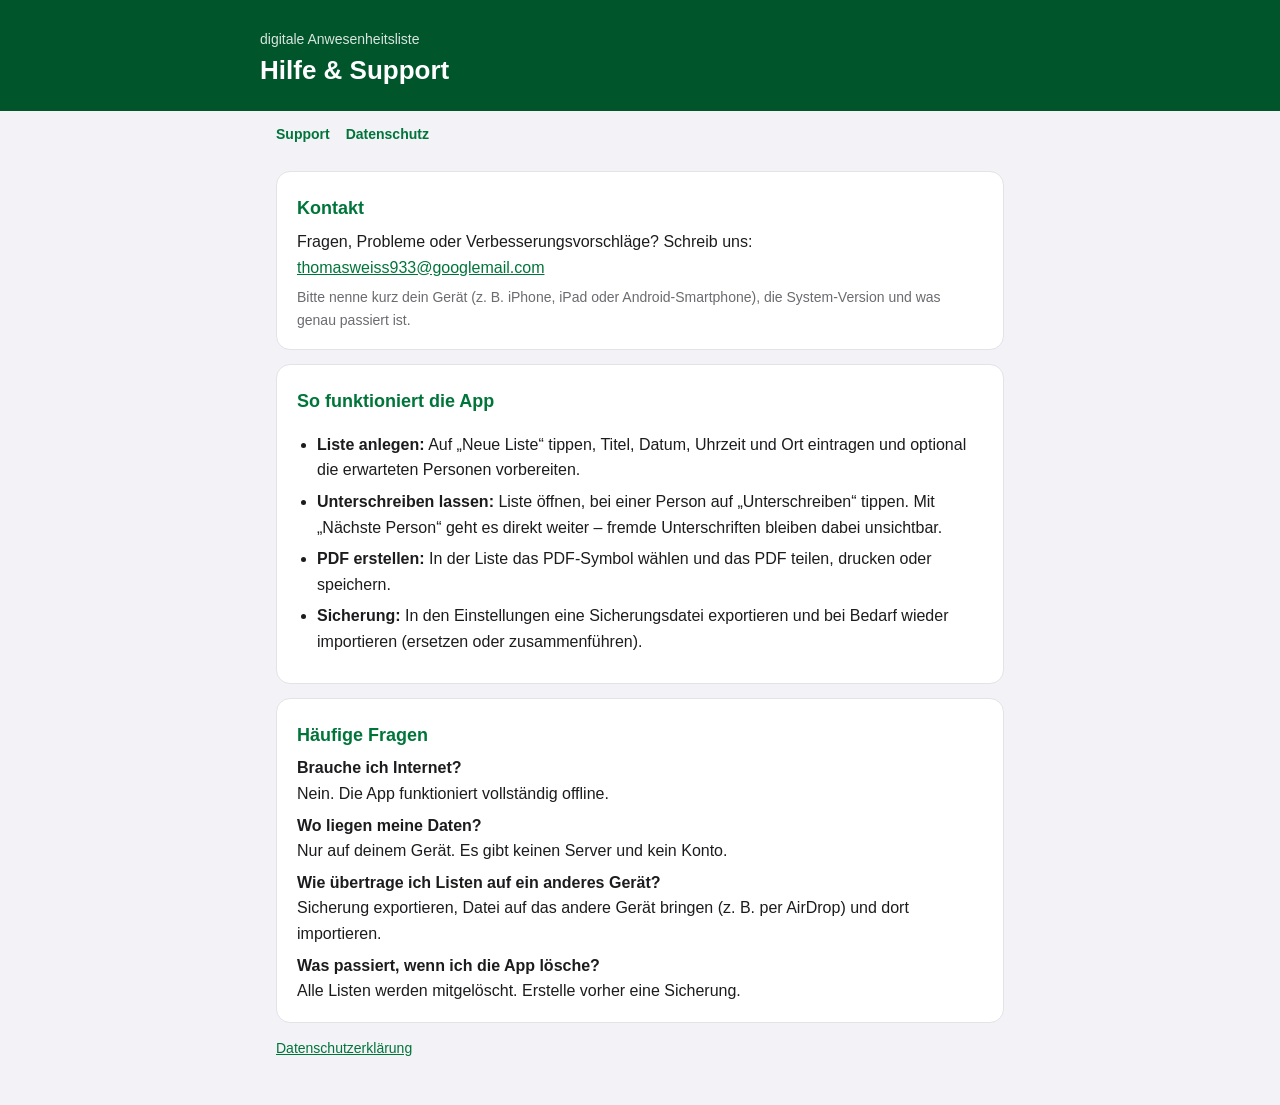
<file: index.html>
<!doctype html>
<html lang="de">
<head>
<meta charset="utf-8">
<meta name="viewport" content="width=device-width, initial-scale=1">
<title>Support – digitale Anwesenheitsliste</title>
<link rel="stylesheet" href="style.css">
</head>
<body>
<header><div class="wrap">
  <p class="app">digitale Anwesenheitsliste</p>
  <h1>Hilfe &amp; Support</h1>
</div></header>
<nav><a href="index.html">Support</a><a href="datenschutz.html">Datenschutz</a></nav>
<main>
  <section>
    <h2>Kontakt</h2>
    <p>Fragen, Probleme oder Verbesserungsvorschläge? Schreib uns:
      <a href="mailto:thomasweiss933@googlemail.com">thomasweiss933@googlemail.com</a></p>
    <p class="muted">Bitte nenne kurz dein Gerät (z. B. iPhone, iPad oder Android-Smartphone), die System-Version und was genau passiert ist.</p>
  </section>

  <section>
    <h2>So funktioniert die App</h2>
    <ul>
      <li><strong>Liste anlegen:</strong> Auf „Neue Liste“ tippen, Titel, Datum, Uhrzeit und Ort eintragen und optional
        die erwarteten Personen vorbereiten.</li>
      <li><strong>Unterschreiben lassen:</strong> Liste öffnen, bei einer Person auf „Unterschreiben“ tippen.
        Mit „Nächste Person“ geht es direkt weiter – fremde Unterschriften bleiben dabei unsichtbar.</li>
      <li><strong>PDF erstellen:</strong> In der Liste das PDF-Symbol wählen und das PDF teilen, drucken oder speichern.</li>
      <li><strong>Sicherung:</strong> In den Einstellungen eine Sicherungsdatei exportieren und bei Bedarf wieder importieren
        (ersetzen oder zusammenführen).</li>
    </ul>
  </section>

  <section>
    <h2>Häufige Fragen</h2>
    <p><strong>Brauche ich Internet?</strong><br>Nein. Die App funktioniert vollständig offline.</p>
    <p><strong>Wo liegen meine Daten?</strong><br>Nur auf deinem Gerät. Es gibt keinen Server und kein Konto.</p>
    <p><strong>Wie übertrage ich Listen auf ein anderes Gerät?</strong><br>Sicherung exportieren, Datei auf das andere
      Gerät bringen (z. B. per AirDrop) und dort importieren.</p>
    <p><strong>Was passiert, wenn ich die App lösche?</strong><br>Alle Listen werden mitgelöscht. Erstelle vorher eine Sicherung.</p>
  </section>

  <p class="muted"><a href="datenschutz.html">Datenschutzerklärung</a></p>
</main>
</body>
</html>
</file>
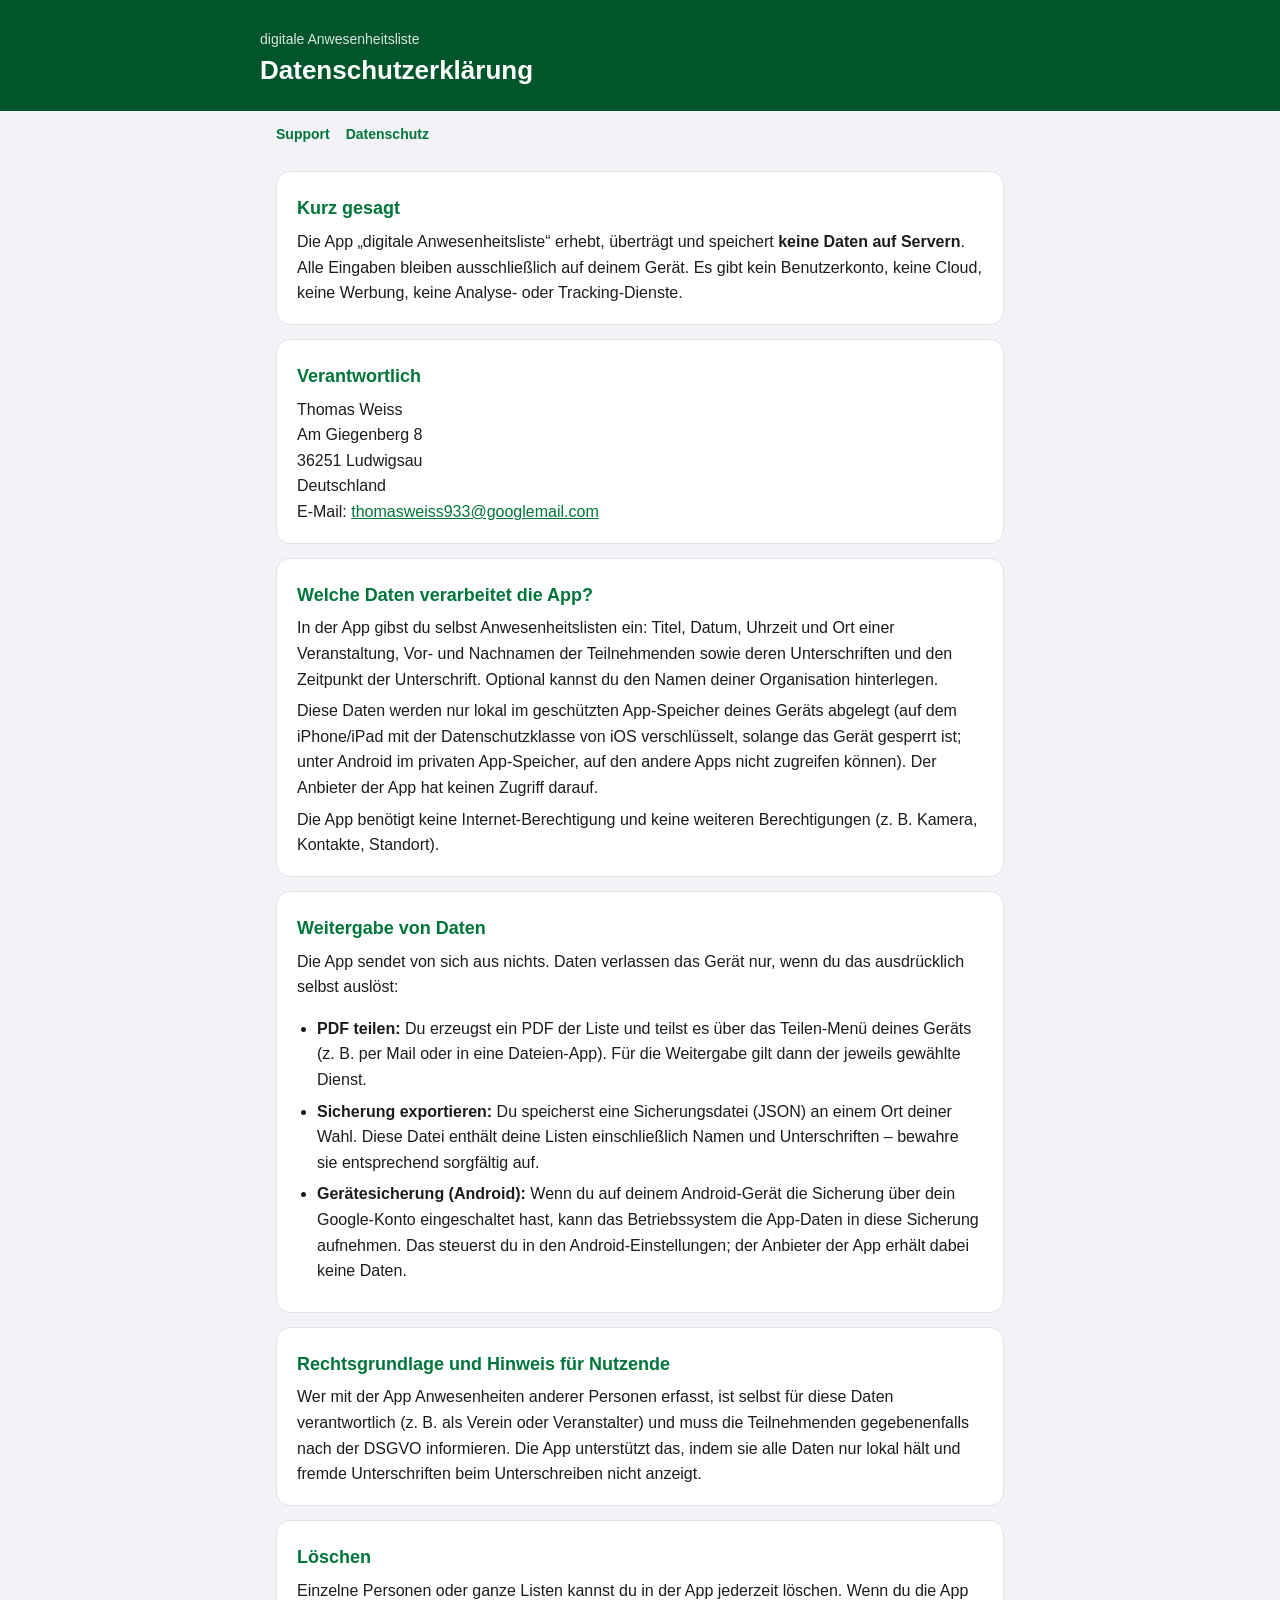
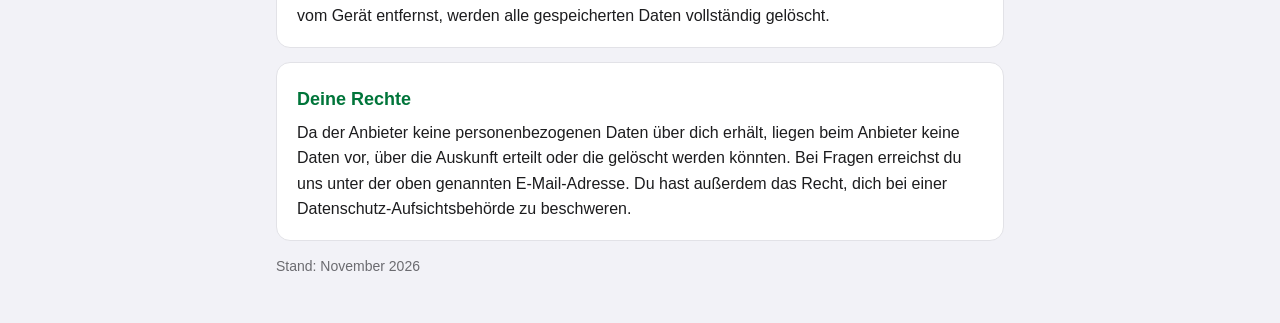
<file: datenschutz.html>
<!doctype html>
<html lang="de">
<head>
<meta charset="utf-8">
<meta name="viewport" content="width=device-width, initial-scale=1">
<title>Datenschutzerklärung – digitale Anwesenheitsliste</title>
<link rel="stylesheet" href="style.css">
</head>
<body>
<header><div class="wrap">
  <p class="app">digitale Anwesenheitsliste</p>
  <h1>Datenschutzerklärung</h1>
</div></header>
<nav><a href="index.html">Support</a><a href="datenschutz.html">Datenschutz</a></nav>
<main>
  <section>
    <h2>Kurz gesagt</h2>
    <p>Die App „digitale Anwesenheitsliste“ erhebt, überträgt und speichert <strong>keine Daten auf Servern</strong>.
      Alle Eingaben bleiben ausschließlich auf deinem Gerät. Es gibt kein Benutzerkonto, keine Cloud,
      keine Werbung, keine Analyse- oder Tracking-Dienste.</p>
  </section>

  <section>
    <h2>Verantwortlich</h2>
    <p>Thomas Weiss<br>Am Giegenberg 8<br>36251 Ludwigsau<br>Deutschland<br>E-Mail: <a href="mailto:thomasweiss933@googlemail.com">thomasweiss933@googlemail.com</a></p>
  </section>

  <section>
    <h2>Welche Daten verarbeitet die App?</h2>
    <p>In der App gibst du selbst Anwesenheitslisten ein: Titel, Datum, Uhrzeit und Ort einer Veranstaltung,
      Vor- und Nachnamen der Teilnehmenden sowie deren Unterschriften und den Zeitpunkt der Unterschrift.
      Optional kannst du den Namen deiner Organisation hinterlegen.</p>
    <p>Diese Daten werden nur lokal im geschützten App-Speicher deines Geräts abgelegt
      (auf dem iPhone/iPad mit der Datenschutzklasse von iOS verschlüsselt, solange das Gerät gesperrt ist;
      unter Android im privaten App-Speicher, auf den andere Apps nicht zugreifen können).
      Der Anbieter der App hat keinen Zugriff darauf.</p>
    <p>Die App benötigt keine Internet-Berechtigung und keine weiteren Berechtigungen (z. B. Kamera, Kontakte, Standort).</p>
  </section>

  <section>
    <h2>Weitergabe von Daten</h2>
    <p>Die App sendet von sich aus nichts. Daten verlassen das Gerät nur, wenn du das ausdrücklich selbst auslöst:</p>
    <ul>
      <li><strong>PDF teilen:</strong> Du erzeugst ein PDF der Liste und teilst es über das Teilen-Menü deines Geräts
        (z. B. per Mail oder in eine Dateien-App). Für die Weitergabe gilt dann der jeweils gewählte Dienst.</li>
      <li><strong>Sicherung exportieren:</strong> Du speicherst eine Sicherungsdatei (JSON) an einem Ort deiner Wahl.
        Diese Datei enthält deine Listen einschließlich Namen und Unterschriften – bewahre sie entsprechend sorgfältig auf.</li>
      <li><strong>Gerätesicherung (Android):</strong> Wenn du auf deinem Android-Gerät die Sicherung über dein Google-Konto
        eingeschaltet hast, kann das Betriebssystem die App-Daten in diese Sicherung aufnehmen. Das steuerst du in den
        Android-Einstellungen; der Anbieter der App erhält dabei keine Daten.</li>
    </ul>
  </section>

  <section>
    <h2>Rechtsgrundlage und Hinweis für Nutzende</h2>
    <p>Wer mit der App Anwesenheiten anderer Personen erfasst, ist selbst für diese Daten verantwortlich
      (z. B. als Verein oder Veranstalter) und muss die Teilnehmenden gegebenenfalls nach der DSGVO informieren.
      Die App unterstützt das, indem sie alle Daten nur lokal hält und fremde Unterschriften beim
      Unterschreiben nicht anzeigt.</p>
  </section>

  <section>
    <h2>Löschen</h2>
    <p>Einzelne Personen oder ganze Listen kannst du in der App jederzeit löschen.
      Wenn du die App vom Gerät entfernst, werden alle gespeicherten Daten vollständig gelöscht.</p>
  </section>

  <section>
    <h2>Deine Rechte</h2>
    <p>Da der Anbieter keine personenbezogenen Daten über dich erhält, liegen beim Anbieter keine Daten vor,
      über die Auskunft erteilt oder die gelöscht werden könnten. Bei Fragen erreichst du uns unter der oben
      genannten E-Mail-Adresse. Du hast außerdem das Recht, dich bei einer Datenschutz-Aufsichtsbehörde zu beschweren.</p>
  </section>

  <p class="muted">Stand: November 2026</p>
</main>
</body>
</html>
</file>
<file: style.css>
:root {
  --green: #00753a;
  --green-dark: #00552b;
  --bg: #f2f2f7;
  --card: #ffffff;
  --text: #1c1c1e;
  --muted: #6b6b70;
  --line: #e2e2e7;
}
@media (prefers-color-scheme: dark) {
  :root {
    --bg: #000000;
    --card: #1c1c1e;
    --text: #f2f2f7;
    --muted: #a1a1a6;
    --line: #38383a;
  }
}
* { box-sizing: border-box; }
body {
  margin: 0;
  font: 16px/1.6 -apple-system, BlinkMacSystemFont, "Segoe UI", Roboto, sans-serif;
  background: var(--bg);
  color: var(--text);
}
header {
  background: var(--green-dark);
  color: #fff;
  padding: 28px 16px 24px;
}
header .wrap { max-width: 760px; margin: 0 auto; }
header .app { font-size: 14px; opacity: .85; margin: 0 0 4px; }
header h1 { margin: 0; font-size: 26px; line-height: 1.25; }
nav { max-width: 760px; margin: 0 auto; padding: 12px 16px 0; font-size: 14px; }
nav a { color: var(--green); margin-right: 16px; text-decoration: none; font-weight: 600; }
main { max-width: 760px; margin: 0 auto; padding: 12px 16px 40px; }
section {
  background: var(--card);
  border: 1px solid var(--line);
  border-radius: 14px;
  padding: 4px 20px 12px;
  margin: 14px 0;
}
h2 { font-size: 18px; color: var(--green); margin: 18px 0 6px; }
@media (prefers-color-scheme: dark) { h2, nav a { color: #4cc27d; } }
p, li { margin: 6px 0; }
ul { padding-left: 20px; }
a { color: var(--green); }
.muted { color: var(--muted); font-size: 14px; }
footer { max-width: 760px; margin: 0 auto; padding: 0 16px 32px; }
</file>
